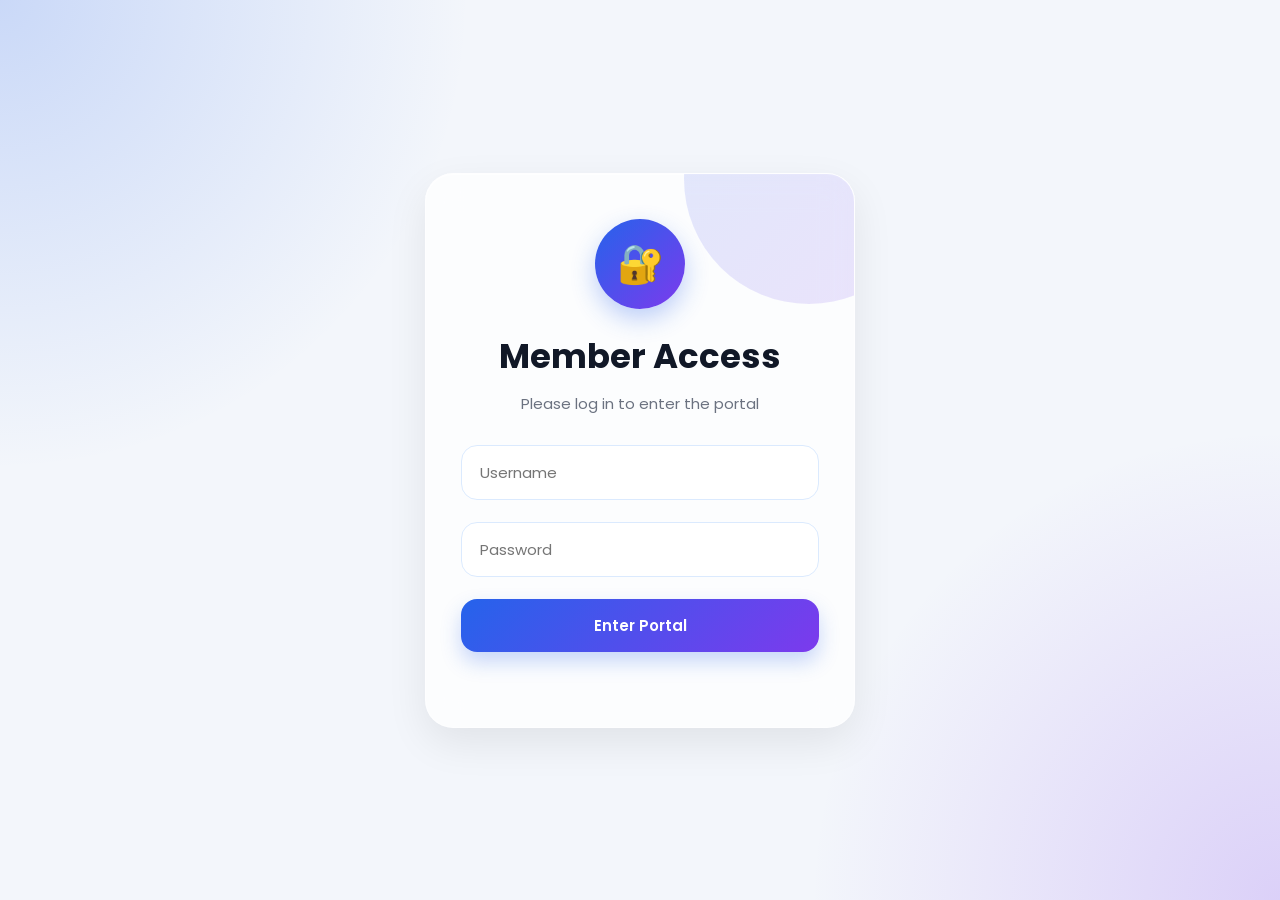
<file: Index.html>
<!DOCTYPE html>
<html lang="en">
<head>
    <meta charset="UTF-8">
    <meta name="viewport" content="width=device-width, initial-scale=1.0">
    <title>Member Login</title>

    <link rel="preconnect" href="https://fonts.googleapis.com">
    <link rel="preconnect" href="https://fonts.gstatic.com" crossorigin>

    <link href="https://fonts.googleapis.com/css2?family=Poppins:wght@300;400;500;600;700&display=swap" rel="stylesheet">

    <style>

        *{
            margin:0;
            padding:0;
            box-sizing:border-box;
            font-family:'Poppins',sans-serif;
        }

        body{
            min-height:100vh;
            display:flex;
            justify-content:center;
            align-items:center;
            overflow:hidden;
            background:
            radial-gradient(circle at top left,#2563eb33,transparent 30%),
            radial-gradient(circle at bottom right,#7c3aed33,transparent 30%),
            #f3f6fb;
            padding:20px;
        }

        .login-container{
            width:100%;
            max-width:430px;
        }

        .login-form{
            position:relative;
            overflow:hidden;
            background:rgba(255,255,255,0.75);
            backdrop-filter:blur(16px);
            border:1px solid rgba(255,255,255,0.4);
            border-radius:28px;
            padding:45px 35px;

            box-shadow:
            0 15px 40px rgba(0,0,0,0.08),
            inset 0 1px 0 rgba(255,255,255,0.7);
        }

        .login-form::before{
            content:'';
            position:absolute;
            width:250px;
            height:250px;
            background:linear-gradient(135deg,#2563eb22,#7c3aed22);
            border-radius:50%;
            top:-120px;
            right:-80px;
        }

        .logo{
            width:90px;
            height:90px;
            margin:auto;
            margin-bottom:22px;
            border-radius:50%;
            background:linear-gradient(135deg,#2563eb,#7c3aed);
            display:flex;
            justify-content:center;
            align-items:center;
            font-size:38px;
            color:white;
            font-weight:700;
            box-shadow:0 10px 25px rgba(37,99,235,0.3);
            position:relative;
            z-index:2;
        }

        .login-form h2{
            text-align:center;
            font-size:34px;
            font-weight:700;
            color:#111827;
            margin-bottom:10px;
            position:relative;
            z-index:2;
        }

        .login-form p{
            text-align:center;
            color:#6b7280;
            font-size:15px;
            margin-bottom:30px;
            position:relative;
            z-index:2;
        }

        .input-group{
            margin-bottom:22px;
            position:relative;
            z-index:2;
        }

        .input-group input{
            width:100%;
            padding:15px 18px;
            border-radius:16px;
            border:1px solid #dbeafe;
            outline:none;
            font-size:15px;
            background:white;
            transition:0.3s ease;
            color:#111827;
        }

        .input-group input:focus{
            border-color:#2563eb;
            box-shadow:0 0 0 4px rgba(37,99,235,0.12);
        }

        .login-btn{
            width:100%;
            padding:15px;
            border:none;
            border-radius:16px;
            background:linear-gradient(135deg,#2563eb,#7c3aed);
            color:white;
            font-size:15px;
            font-weight:600;
            cursor:pointer;
            transition:0.3s ease;
            position:relative;
            z-index:2;

            box-shadow:0 10px 20px rgba(37,99,235,0.25);
        }

        .login-btn:hover{
            transform:translateY(-3px);
            box-shadow:0 15px 30px rgba(37,99,235,0.35);
        }

        #error{
            text-align:center;
            margin-top:15px;
            font-size:14px;
            font-weight:500;
            color:#dc2626;
            position:relative;
            z-index:2;
        }

        @media(max-width:500px){

            .login-form{
                padding:35px 25px;
            }

            .login-form h2{
                font-size:28px;
            }

            .logo{
                width:75px;
                height:75px;
                font-size:30px;
            }
        }

    </style>
</head>

<body>

    <div class="login-container">

        <form class="login-form" onsubmit="login(event)">

            <div class="logo">
                🔐
            </div>

            <h2>Member Access</h2>

            <p>Please log in to enter the portal</p>

            <div class="input-group">
                <input type="text" placeholder="Username" required>
            </div>

            <div class="input-group">
                <input type="password" id="password" placeholder="Password" required>
            </div>

            <button type="submit" class="login-btn">
                Enter Portal
            </button>

            <p id="error"></p>

        </form>

    </div>

    <script>

        function login(event) {

            event.preventDefault();

            const password =
            document.getElementById("password").value;

            if(password === "Tillu"){
                window.location.href = "dashboard.html";

            }else{

                document.getElementById("error").innerText =
                "Wrong password!";
            }
        }

    </script>

</body>
</html>
</file>
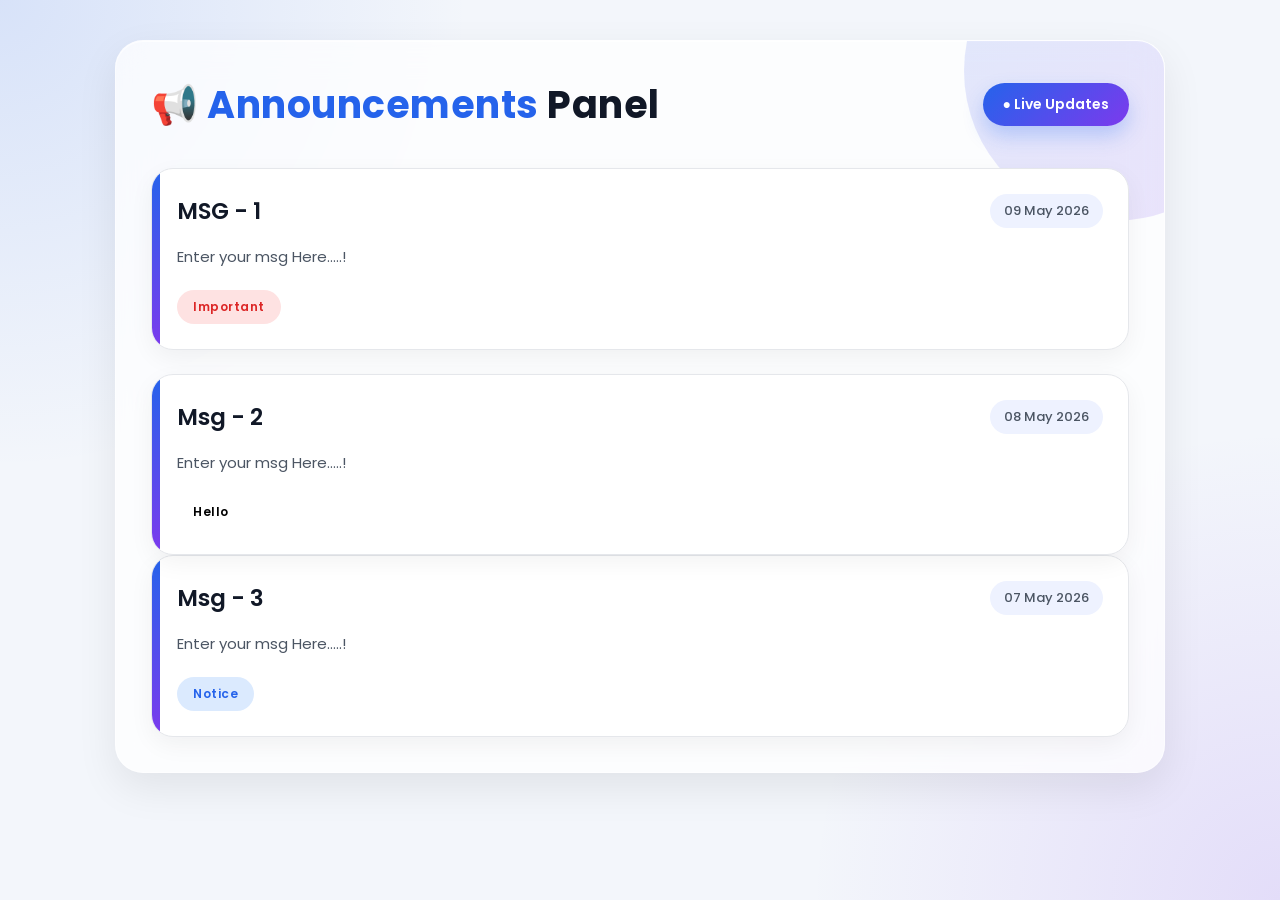
<file: announcements.html>
<!DOCTYPE html>
<html lang="en">
<head>
  <meta charset="UTF-8" />
  <meta name="viewport" content="width=device-width, initial-scale=1.0"/>
  <title>Modern Announcements Panel</title>

  <link rel="preconnect" href="https://fonts.googleapis.com">
  <link rel="preconnect" href="https://fonts.gstatic.com" crossorigin>

  <link href="https://fonts.googleapis.com/css2?family=Poppins:wght@300;400;500;600;700&display=swap" rel="stylesheet">

  <style>

    *{
      margin:0;
      padding:0;
      box-sizing:border-box;
      font-family:'Poppins',sans-serif;
    }

    body{
      min-height:100vh;
      background:
      radial-gradient(circle at top left,#2563eb22,transparent 30%),
      radial-gradient(circle at bottom right,#7c3aed22,transparent 30%),
      #f3f6fb;
      padding:40px 20px;
      overflow-x:hidden;
    }

    .panel{
      width:100%;
      max-width:1050px;
      margin:auto;
      background:rgba(255,255,255,0.75);
      backdrop-filter:blur(16px);
      border:1px solid rgba(255,255,255,0.4);
      border-radius:28px;
      padding:35px;
      box-shadow:
      0 15px 40px rgba(0,0,0,0.08),
      inset 0 1px 0 rgba(255,255,255,0.7);
      position:relative;
      overflow:hidden;
    }

    .panel::before{
      content:'';
      position:absolute;
      width:300px;
      height:300px;
      background:linear-gradient(135deg,#2563eb22,#7c3aed22);
      border-radius:50%;
      top:-120px;
      right:-100px;
    }

    .header{
      display:flex;
      justify-content:space-between;
      align-items:center;
      flex-wrap:wrap;
      gap:15px;
      margin-bottom:35px;
      position:relative;
      z-index:2;
    }

    .header h1{
      font-size:38px;
      font-weight:700;
      color:#111827;
      letter-spacing:0.5px;
    }

    .header h1 span{
      color:#2563eb;
    }

    .badge{
      background:linear-gradient(135deg,#2563eb,#7c3aed);
      color:white;
      padding:11px 20px;
      border-radius:50px;
      font-size:14px;
      font-weight:600;
      box-shadow:0 10px 20px rgba(37,99,235,0.25);
      animation:pulse 2s infinite;
    }

    @keyframes pulse{
      0%{
        transform:scale(1);
      }
      50%{
        transform:scale(1.05);
      }
      100%{
        transform:scale(1);
      }
    }

    .announcement-list{
      display:flex;
      flex-direction:column;
      gap:24px;
      position:relative;
      z-index:2;
    }

    .card{
      position:relative;
      background:white;
      border-radius:22px;
      padding:25px;
      overflow:hidden;
      transition:0.35s ease;
      border:1px solid #e5e7eb;
      box-shadow:0 8px 24px rgba(0,0,0,0.05);
    }

    .card:hover{
      transform:translateY(-6px);
      box-shadow:0 15px 35px rgba(0,0,0,0.12);
    }

    .card::before{
      content:'';
      position:absolute;
      top:0;
      left:0;
      width:8px;
      height:100%;
      background:linear-gradient(to bottom,#2563eb,#7c3aed);
    }

    .top{
      display:flex;
      justify-content:space-between;
      align-items:center;
      flex-wrap:wrap;
      gap:12px;
      margin-bottom:15px;
    }

    .title{
      font-size:23px;
      font-weight:600;
      color:#111827;
    }

    .date{
      background:#eef2ff;
      color:#4b5563;
      padding:7px 14px;
      border-radius:50px;
      font-size:13px;
      font-weight:500;
    }

    .message{
      font-size:15px;
      line-height:1.9;
      color:#4b5563;
      margin-bottom:18px;
    }

    .bottom{
      display:flex;
      justify-content:flex-start;
      align-items:center;
      flex-wrap:wrap;
      gap:12px;
    }

    .tag{
      padding:8px 16px;
      border-radius:50px;
      font-size:12px;
      font-weight:600;
      letter-spacing:0.5px;
    }

    .important{
      background:#fee2e2;
      color:#dc2626;
    }

    .placement{
      background:#dcfce7;
      color:#16a34a;
    }

    .notice{
      background:#dbeafe;
      color:#2563eb;
    }

    @media(max-width:768px){

      body{
        padding:20px;
      }

      .panel{
        padding:24px;
      }

      .header h1{
        font-size:28px;
      }

      .title{
        font-size:19px;
      }

      .message{
        font-size:14px;
      }

    }

  </style>
</head>

<body>

  <div class="panel">

    <div class="header">
      <h1>📢 <span>Announcements</span> Panel</h1>
      <div class="badge">● Live Updates</div>
    </div>

    <div class="announcement-list">

      <!-- CARD 1 -->
      <div class="card">

        <div class="top">
          <div class="title">MSG - 1</div>
          <div class="date">09 May 2026</div>
        </div>

        <div class="message">
        Enter your msg Here.....!
        </div>

        <div class="bottom">
          <div class="tag important">Important</div>
        </div>

      </div>

      <!-- CARD 2 -->
      <div class="card">

        <div class="top">
          <div class="title">Msg - 2</div>
          <div class="date">08 May 2026</div>
        </div>

        <div class="message">
          Enter your msg Here.....!
        </div>

        <div class="bottom">
          <div class="tag Hello">Hello</div>
          
          
          
          </div>
        </div>

      </div>

      <!-- CARD 3 -->
      <div class="card">

        <div class="top">
          <div class="title">Msg - 3</div>
          <div class="date">07 May 2026</div>
        </div>

        <div class="message">
          Enter your msg Here.....!
        </div>

        <div class="bottom">
          <div class="tag notice">Notice</div>
        </div>

      </div>

    </div>

  </div>

</body>
</html>
</file>
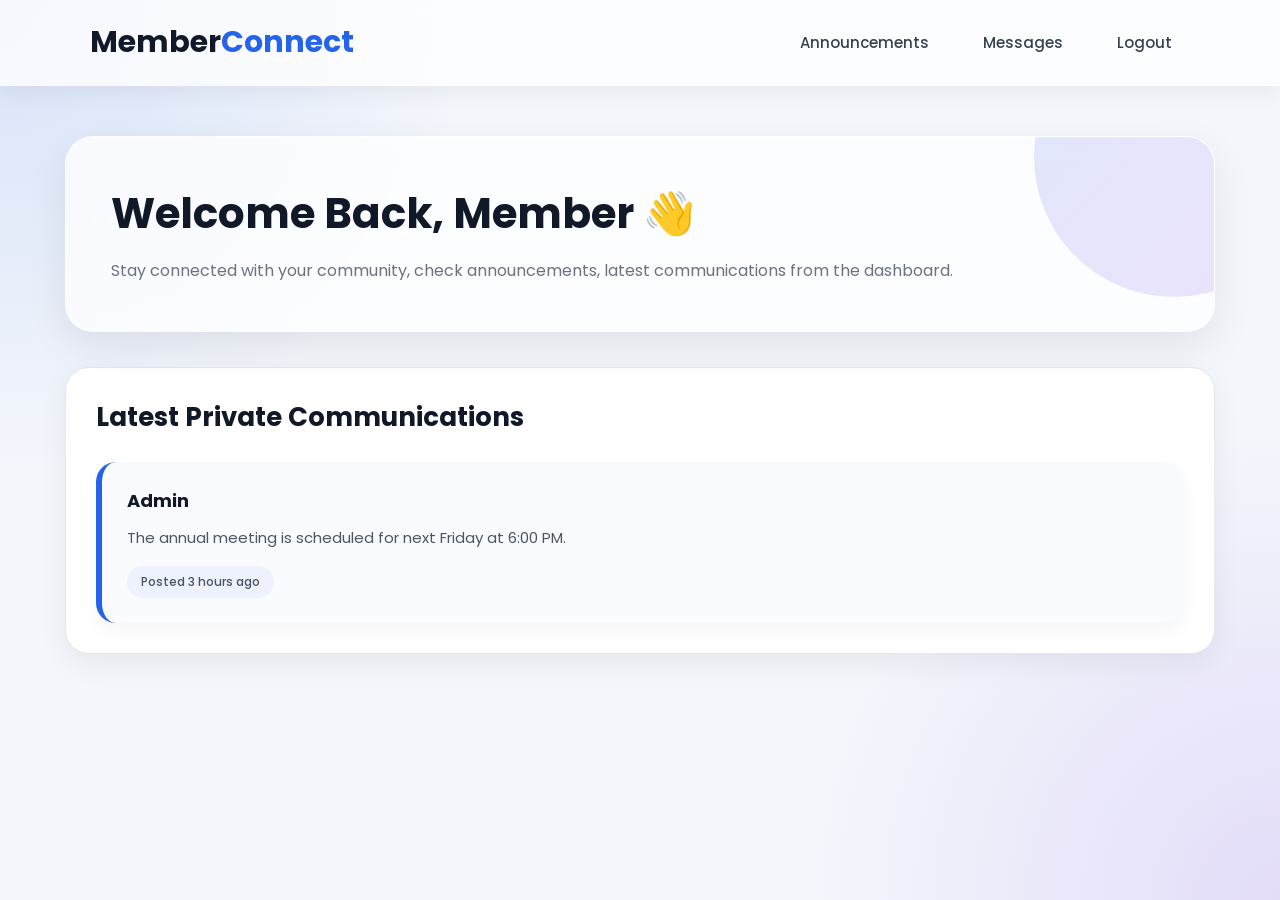
<file: dashboard.html>
<!DOCTYPE html>
<html lang="en">
<head>
    <meta charset="UTF-8">
    <meta name="viewport" content="width=device-width, initial-scale=1.0">
    <title>Member Dashboard</title>

    <link rel="preconnect" href="https://fonts.googleapis.com">
    <link rel="preconnect" href="https://fonts.gstatic.com" crossorigin>

    <link href="https://fonts.googleapis.com/css2?family=Poppins:wght@300;400;500;600;700&display=swap" rel="stylesheet">

    <style>

        *{
            margin:0;
            padding:0;
            box-sizing:border-box;
            font-family:'Poppins',sans-serif;
        }

        body{
            min-height:100vh;
            background:
            radial-gradient(circle at top left,#2563eb22,transparent 30%),
            radial-gradient(circle at bottom right,#7c3aed22,transparent 30%),
            #f3f6fb;
            overflow-x:hidden;
        }

        /* NAVBAR */

        .navbar{
            width:100%;
            padding:20px 7%;
            display:flex;
            justify-content:space-between;
            align-items:center;
            flex-wrap:wrap;
            gap:20px;

            background:rgba(255,255,255,0.75);
            backdrop-filter:blur(16px);
            border-bottom:1px solid rgba(255,255,255,0.4);

            box-shadow:0 8px 20px rgba(0,0,0,0.05);
        }

        .logo{
            font-size:30px;
            font-weight:700;
            color:#111827;
        }

        .logo span{
            color:#2563eb;
        }

        .nav-links{
            display:flex;
            list-style:none;
            gap:18px;
            flex-wrap:wrap;
        }

        .nav-links a{
            text-decoration:none;
            color:#374151;
            font-size:15px;
            font-weight:500;
            padding:10px 18px;
            border-radius:12px;
            transition:0.3s ease;
        }

        .nav-links a:hover{
            background:linear-gradient(135deg,#2563eb,#7c3aed);
            color:white;
            box-shadow:0 10px 20px rgba(37,99,235,0.25);
        }

        /* MAIN CONTENT */

        .content{
            width:100%;
            max-width:1200px;
            margin:auto;
            padding:50px 25px;
        }

        .welcome-box{
            position:relative;
            overflow:hidden;

            background:rgba(255,255,255,0.75);
            backdrop-filter:blur(16px);

            border-radius:28px;
            padding:45px;
            margin-bottom:35px;

            border:1px solid rgba(255,255,255,0.4);

            box-shadow:
            0 15px 40px rgba(0,0,0,0.08),
            inset 0 1px 0 rgba(255,255,255,0.7);
        }

        .welcome-box::before{
            content:'';
            position:absolute;
            width:280px;
            height:280px;
            background:linear-gradient(135deg,#2563eb22,#7c3aed22);
            border-radius:50%;
            top:-120px;
            right:-100px;
        }

        .welcome-box h1{
            font-size:42px;
            color:#111827;
            margin-bottom:12px;
            position:relative;
            z-index:2;
        }

        .welcome-box p{
            font-size:16px;
            color:#6b7280;
            line-height:1.8;
            position:relative;
            z-index:2;
        }

        /* MESSAGE BOARD */

        .message-board{
            background:white;
            border-radius:24px;
            padding:30px;
            border:1px solid #e5e7eb;

            box-shadow:0 10px 30px rgba(0,0,0,0.06);
        }

        .message-board h3{
            font-size:26px;
            color:#111827;
            margin-bottom:25px;
        }

        .msg-card{
            position:relative;
            background:#f9fbff;
            border-radius:20px;
            padding:25px;
            border-left:6px solid #2563eb;
            transition:0.3s ease;

            box-shadow:0 8px 20px rgba(0,0,0,0.04);
        }

        .msg-card:hover{
            transform:translateY(-5px);
            box-shadow:0 15px 30px rgba(0,0,0,0.08);
        }

        .msg-card strong{
            display:block;
            font-size:18px;
            color:#111827;
            margin-bottom:10px;
        }

        .msg-card p{
            font-size:15px;
            color:#4b5563;
            line-height:1.8;
            margin-bottom:15px;
        }

        .msg-card small{
            display:inline-block;
            background:#eef2ff;
            color:#4b5563;
            padding:7px 14px;
            border-radius:50px;
            font-size:12px;
            font-weight:500;
        }

        /* LOGOUT POPUP */

        .logout-popup{
            position:fixed;
            top:0;
            left:0;
            width:100%;
            height:100%;
            background:rgba(15,23,42,0.45);

            display:flex;
            justify-content:center;
            align-items:center;

            opacity:0;
            visibility:hidden;

            transition:0.3s ease;
            z-index:999;
        }

        .logout-popup.active{
            opacity:1;
            visibility:visible;
        }

        .logout-box{
            width:100%;
            max-width:420px;
            background:rgba(255,255,255,0.78);
            backdrop-filter:blur(16px);
            border:1px solid rgba(255,255,255,0.4);
            border-radius:28px;
            padding:45px 35px;
            text-align:center;
            position:relative;
            overflow:hidden;

            transform:scale(0.9);
            transition:0.3s ease;

            box-shadow:
            0 15px 40px rgba(0,0,0,0.08),
            inset 0 1px 0 rgba(255,255,255,0.7);
        }

        .logout-popup.active .logout-box{
            transform:scale(1);
        }

        .logout-box::before{
            content:'';
            position:absolute;
            width:220px;
            height:220px;
            background:linear-gradient(135deg,#2563eb22,#7c3aed22);
            border-radius:50%;
            top:-100px;
            right:-80px;
        }

        .icon{
            width:90px;
            height:90px;
            margin:auto;
            margin-bottom:20px;
            border-radius:50%;
            background:linear-gradient(135deg,#ef4444,#dc2626);
            display:flex;
            justify-content:center;
            align-items:center;
            font-size:40px;
            color:white;
            box-shadow:0 10px 25px rgba(239,68,68,0.3);
            position:relative;
            z-index:2;
        }

        .logout-box h1{
            font-size:34px;
            font-weight:700;
            color:#111827;
            margin-bottom:12px;
            position:relative;
            z-index:2;
        }

        .logout-box p{
            font-size:15px;
            line-height:1.8;
            color:#4b5563;
            margin-bottom:30px;
            position:relative;
            z-index:2;
        }

        .buttons{
            display:flex;
            justify-content:center;
            gap:15px;
            flex-wrap:wrap;
            position:relative;
            z-index:2;
        }

        .btn{
            border:none;
            cursor:pointer;
            text-decoration:none;
            padding:13px 24px;
            border-radius:14px;
            font-size:14px;
            font-weight:600;
            transition:0.3s ease;
            min-width:140px;
        }

        .logout-btn{
            background:linear-gradient(135deg,#ef4444,#dc2626);
            color:white;
            box-shadow:0 10px 20px rgba(239,68,68,0.25);
        }

        .logout-btn:hover{
            transform:translateY(-3px);
            box-shadow:0 15px 25px rgba(239,68,68,0.35);
        }

        .cancel-btn{
            background:white;
            color:#2563eb;
            border:1px solid #dbeafe;
            box-shadow:0 6px 15px rgba(0,0,0,0.05);
        }

        .cancel-btn:hover{
            transform:translateY(-3px);
            background:#eff6ff;
        }

        /* RESPONSIVE */

        @media(max-width:768px){

            .navbar{
                padding:20px;
                flex-direction:column;
                align-items:flex-start;
            }

            .logo{
                font-size:26px;
            }

            .welcome-box{
                padding:30px 25px;
            }

            .welcome-box h1{
                font-size:30px;
            }

            .welcome-box p{
                font-size:14px;
            }

            .message-board{
                padding:22px;
            }

            .message-board h3{
                font-size:22px;
            }
        }

    </style>

</head>

<body>

    <!-- NAVBAR -->

    <nav class="navbar">

        <div class="logo">
            Member<span>Connect</span>
        </div>

        <ul class="nav-links">

            <li>
                <a href="announcements.html">
                    Announcements
                </a>
            </li>

            <li>
                <a href="#">
                    Messages
                </a>
            </li>

            <li>
                <a href="#" id="logoutBtn">
                    Logout
                </a>
            </li>

        </ul>

    </nav>

    <!-- MAIN CONTENT -->

    <main class="content">

        <!-- WELCOME SECTION -->

        <div class="welcome-box">

            <h1>
                Welcome Back, Member 👋
            </h1>

            <p>
                Stay connected with your community, check announcements,
             latest communications from the dashboard.
            </p>

        </div>

        <!-- MESSAGE BOARD -->

        <div class="message-board">

            <h3>
                Latest Private Communications
            </h3>

            <div class="msg-card">

                <strong>
                    Admin
                </strong>

                <p>
                    The annual meeting is scheduled for next Friday
                    at 6:00 PM.
                </p>

                <small>
                    Posted 3 hours ago
                </small>

            </div>

        </div>

    </main>

    <!-- LOGOUT POPUP -->

    <div class="logout-popup" id="logoutPopup">

        <div class="logout-box">

            <div class="icon">
                ⎋
            </div>

            <h1>Logout</h1>

            <p>
                Are you sure you want to logout from your account?
                You can login again anytime.
            </p>

            <div class="buttons">

                <a href="Index.html" class="btn logout-btn">
                    Yes, Logout
                </a>

                <button class="btn cancel-btn" id="closePopup">
                    Cancel
                </button>

            </div>

        </div>

    </div>

    <script>

        const logoutBtn =
        document.getElementById("logoutBtn");

        const logoutPopup =
        document.getElementById("logoutPopup");

        const closePopup =
        document.getElementById("closePopup");

        logoutBtn.addEventListener("click", function(e){

            e.preventDefault();

            logoutPopup.classList.add("active");
        });

        closePopup.addEventListener("click", function(){

            logoutPopup.classList.remove("active");
        });

    </script>

</body>
</html>
</file>
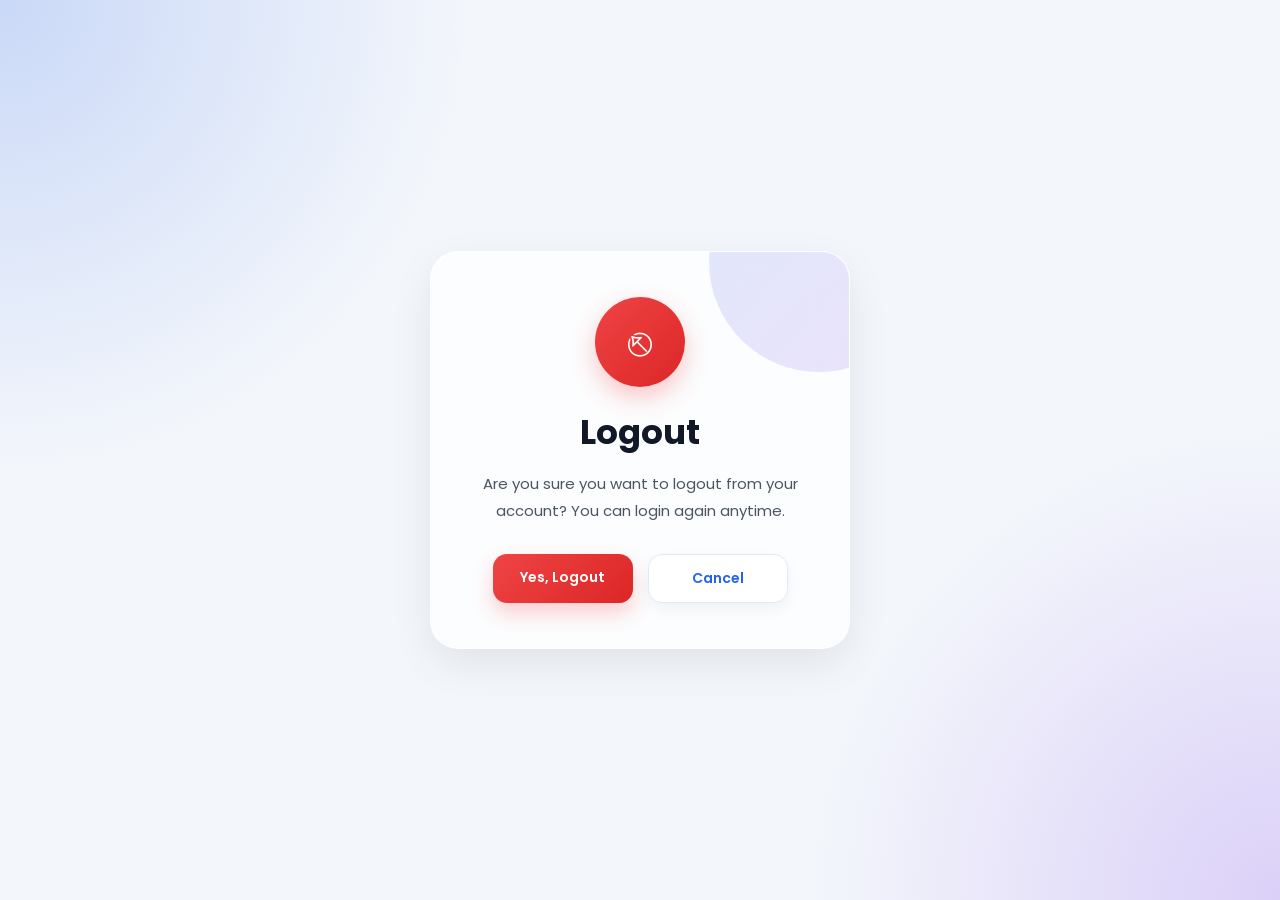
<file: logout.html>
<!DOCTYPE html>
<html lang="en">
<head>
    <meta charset="UTF-8">
    <meta name="viewport" content="width=device-width, initial-scale=1.0">
    <title>Modern Logout Page</title>

    <link rel="preconnect" href="https://fonts.googleapis.com">
    <link rel="preconnect" href="https://fonts.gstatic.com" crossorigin>

    <link href="https://fonts.googleapis.com/css2?family=Poppins:wght@300;400;500;600;700&display=swap" rel="stylesheet">

    <style>

        *{
            margin:0;
            padding:0;
            box-sizing:border-box;
            font-family:'Poppins',sans-serif;
        }

        body{
            min-height:100vh;
            display:flex;
            justify-content:center;
            align-items:center;
            overflow:hidden;
            background:
            radial-gradient(circle at top left,#2563eb33,transparent 30%),
            radial-gradient(circle at bottom right,#7c3aed33,transparent 30%),
            #f3f6fb;
            padding:20px;
        }

        .logout-box{
            width:100%;
            max-width:420px;
            background:rgba(255,255,255,0.75);
            backdrop-filter:blur(16px);
            border:1px solid rgba(255,255,255,0.4);
            border-radius:28px;
            padding:45px 35px;
            text-align:center;
            position:relative;
            overflow:hidden;

            box-shadow:
            0 15px 40px rgba(0,0,0,0.08),
            inset 0 1px 0 rgba(255,255,255,0.7);
        }

        .logout-box::before{
            content:'';
            position:absolute;
            width:220px;
            height:220px;
            background:linear-gradient(135deg,#2563eb22,#7c3aed22);
            border-radius:50%;
            top:-100px;
            right:-80px;
        }

        .icon{
            width:90px;
            height:90px;
            margin:auto;
            margin-bottom:20px;
            border-radius:50%;
            background:linear-gradient(135deg,#ef4444,#dc2626);
            display:flex;
            justify-content:center;
            align-items:center;
            font-size:40px;
            color:white;
            box-shadow:0 10px 25px rgba(239,68,68,0.3);
            position:relative;
            z-index:2;
        }

        .logout-box h1{
            font-size:34px;
            font-weight:700;
            color:#111827;
            margin-bottom:12px;
            position:relative;
            z-index:2;
        }

        .logout-box p{
            font-size:15px;
            line-height:1.8;
            color:#4b5563;
            margin-bottom:30px;
            position:relative;
            z-index:2;
        }

        .buttons{
            display:flex;
            justify-content:center;
            gap:15px;
            flex-wrap:wrap;
            position:relative;
            z-index:2;
        }

        .btn{
            text-decoration:none;
            padding:13px 24px;
            border-radius:14px;
            font-size:14px;
            font-weight:600;
            transition:0.3s ease;
            min-width:140px;
        }

        .logout-btn{
            background:linear-gradient(135deg,#ef4444,#dc2626);
            color:white;
            box-shadow:0 10px 20px rgba(239,68,68,0.25);
        }

        .logout-btn:hover{
            transform:translateY(-3px);
            box-shadow:0 15px 25px rgba(239,68,68,0.35);
        }

        .cancel-btn{
            background:white;
            color:#2563eb;
            border:1px solid #dbeafe;
            box-shadow:0 6px 15px rgba(0,0,0,0.05);
        }

        .cancel-btn:hover{
            transform:translateY(-3px);
            background:#eff6ff;
        }

        @media(max-width:500px){

            .logout-box{
                padding:35px 25px;
            }

            .logout-box h1{
                font-size:28px;
            }

            .buttons{
                flex-direction:column;
            }

            .btn{
                width:100%;
            }
        }

    </style>
</head>

<body>

    <div class="logout-box">

        <div class="icon">
            ⎋
        </div>

        <h1>Logout</h1>

        <p>
            Are you sure you want to logout from your account?
            You can login again anytime.
        </p>

        <div class="buttons">

            <a href="Index.html" class="btn logout-btn">
                Yes, Logout
            </a>

            <a href="dashboard.html" class="btn cancel-btn">
                Cancel
            </a>

        </div>

    </div>

</body>
</html>
</file>
